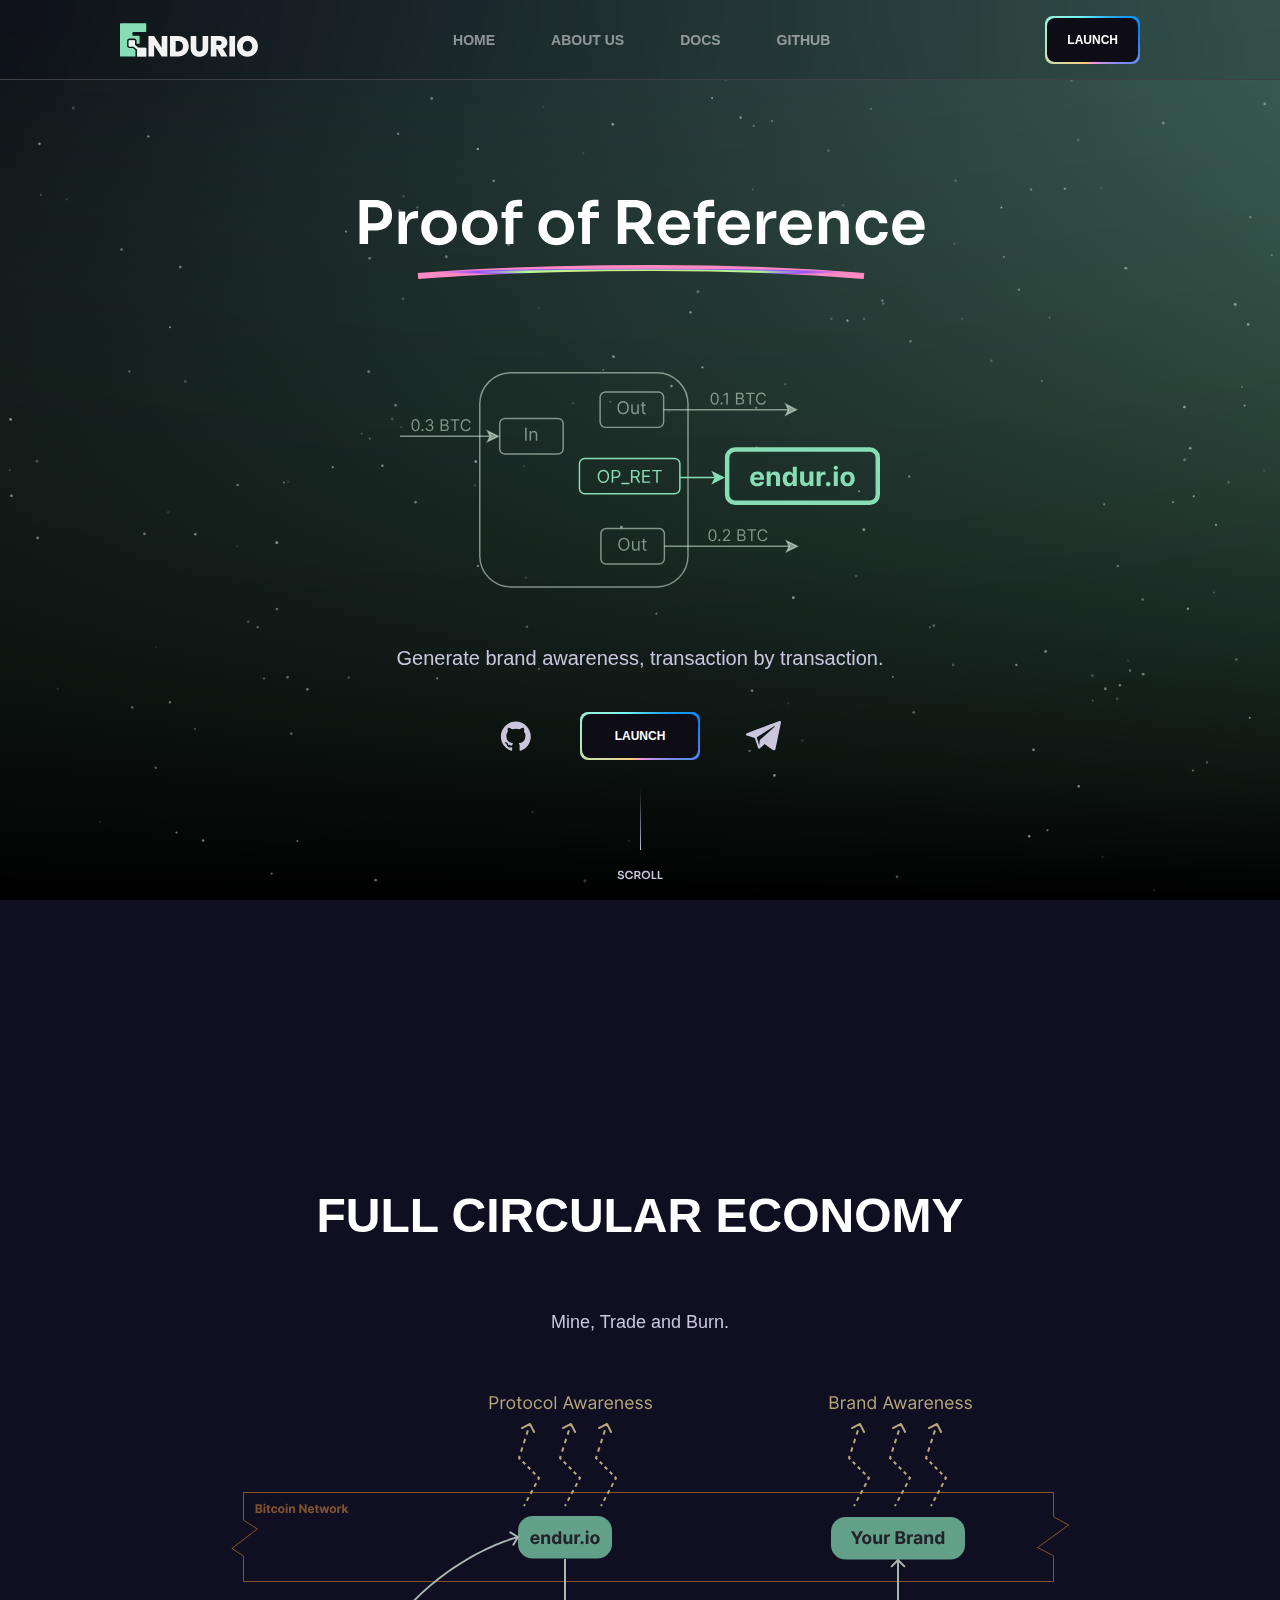
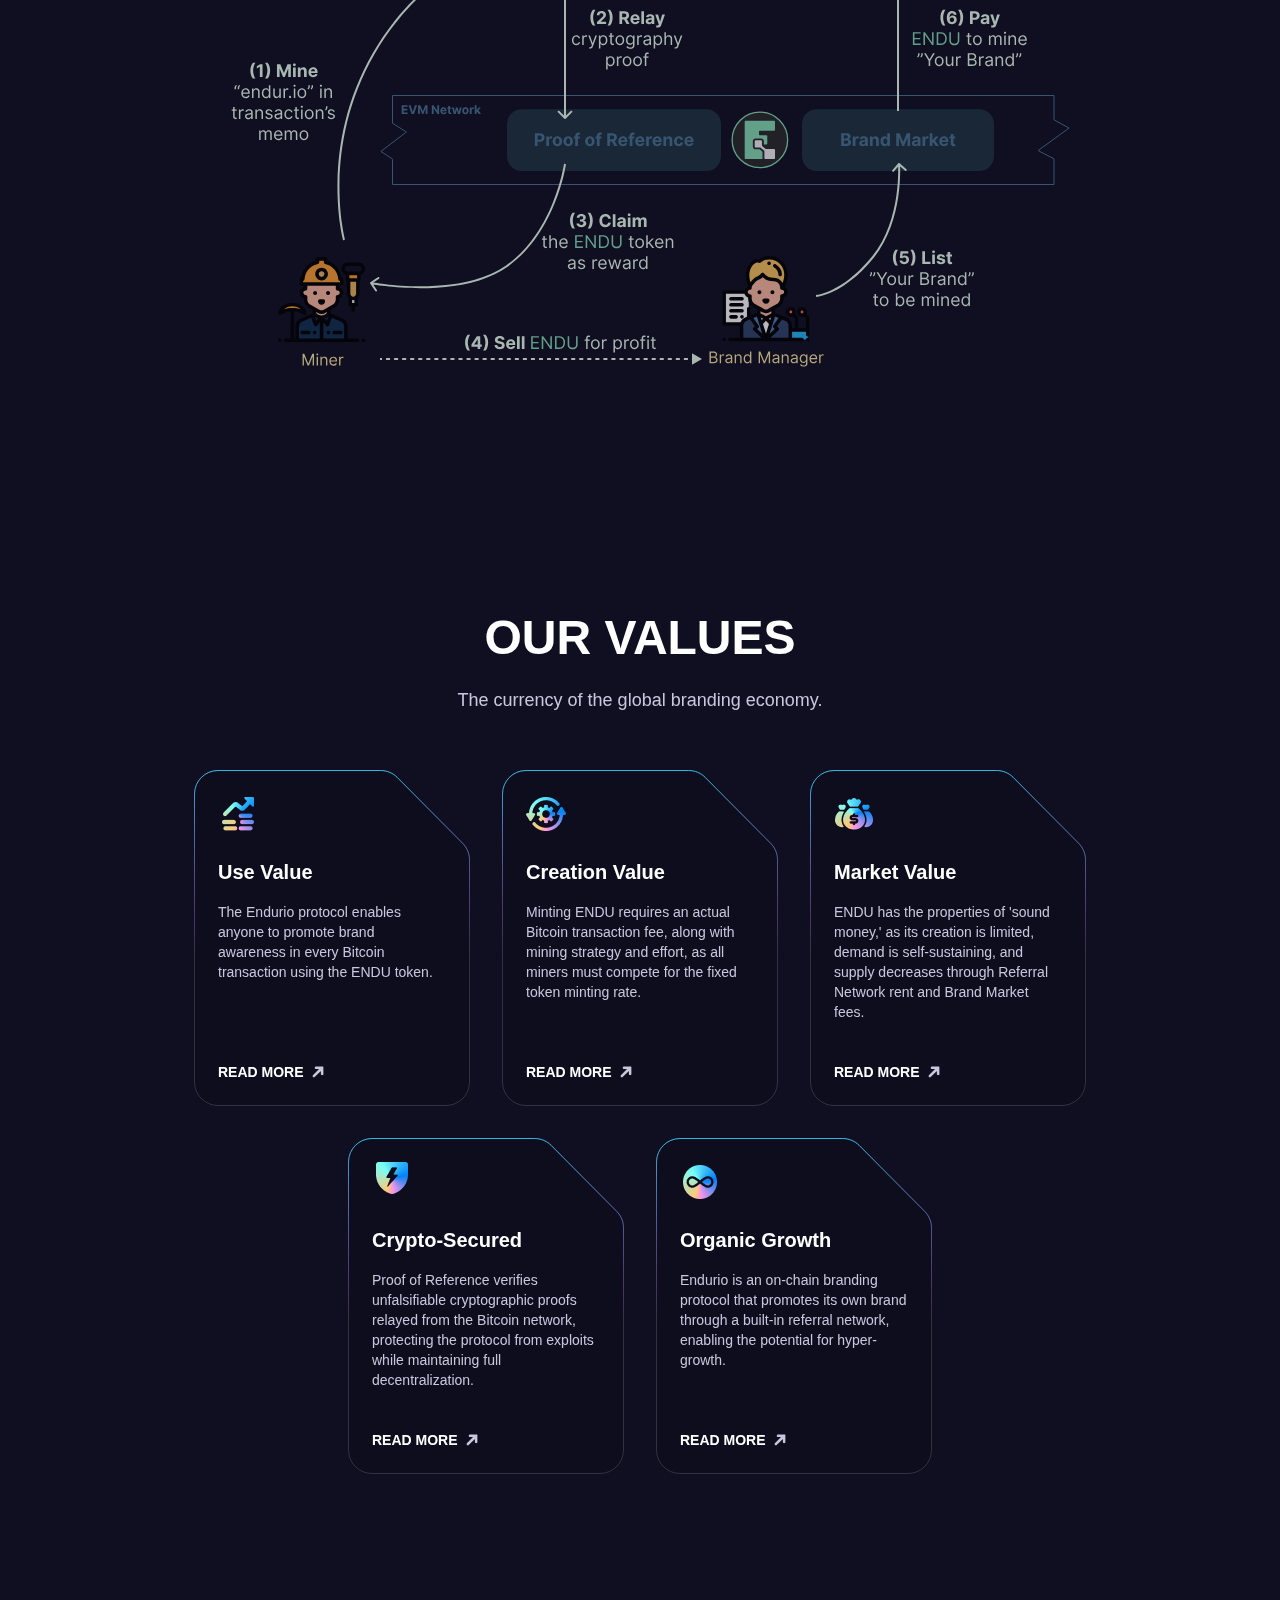
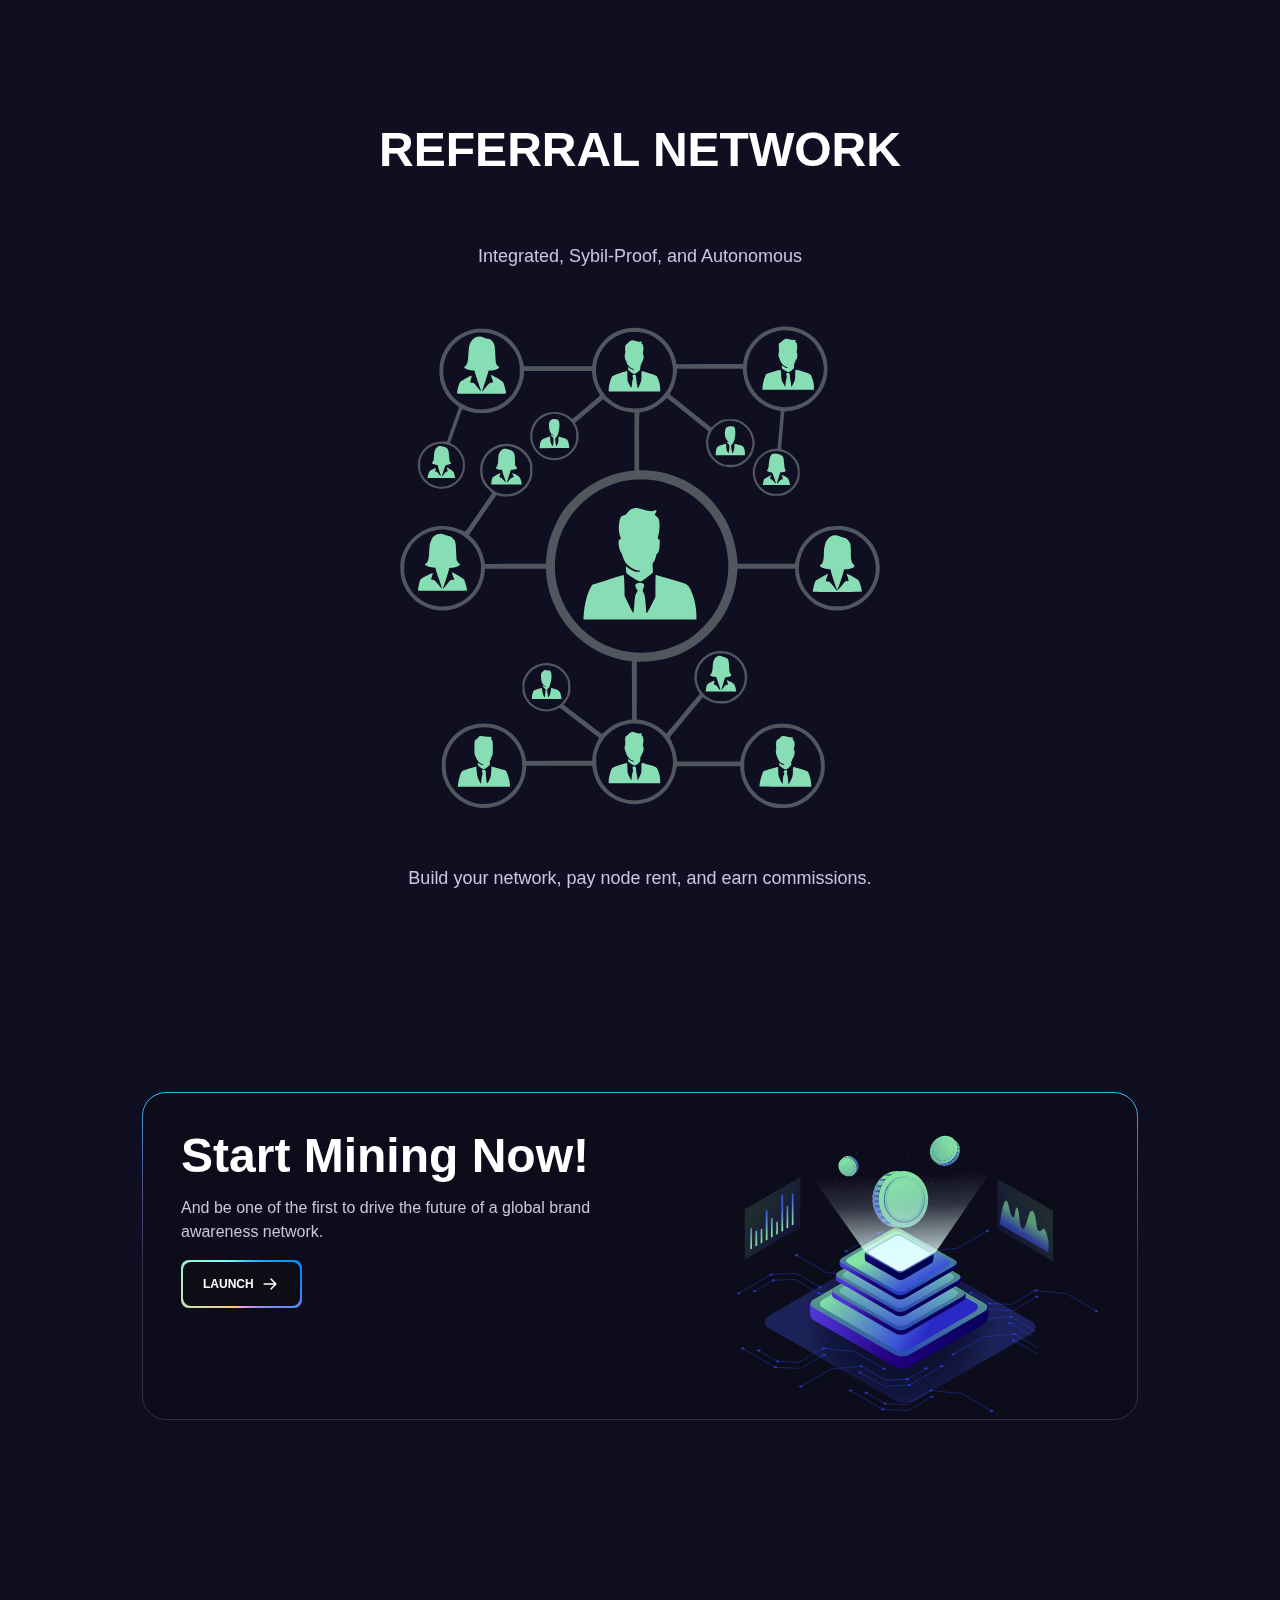
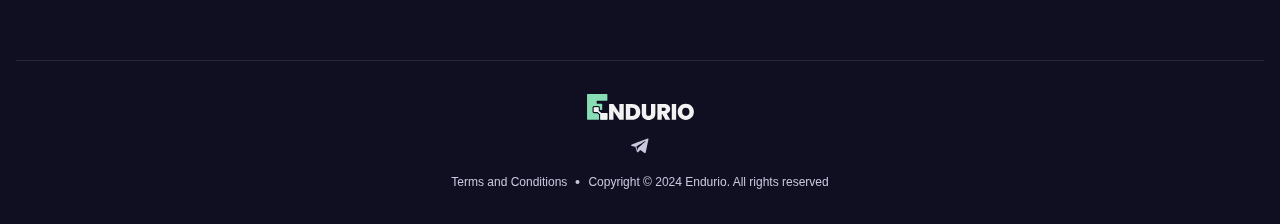
<file: index.html>
<!doctype html><html lang="en"><head><title>Endurio</title><meta http-equiv="Cache-Control" content="no-cache, no-store, must-revalidate"/><meta http-equiv="Pragma" content="no-cache"/><meta http-equiv="Expires" content="0"/><meta charset="utf-8"/><link rel="icon" href="/favicon.ico"/><meta name="viewport" content="width=device-width,initial-scale=1"/><meta name="theme-color" content="#000000"/><meta name="Endurio" content="Endurio landing-page"/><link rel="apple-touch-icon" href="/logo192.png"/><link rel="manifest" href="/manifest.json"/><meta name="title" content="Endurio"/><meta name="description" content="Endurio - Proof of Reference"/><meta property="og:type" content="website"/><meta property="og:url" content="endur.io"/><meta property="og:title" content="Endurio"/><meta property="og:description" content="Endurio - Proof of Reference"/><meta property="og:image" content="/hero.png"/><meta name="twitter:card" content="summary_large_image"/><meta name="twitter:url" content="endur.io"/><meta name="twitter:title" content="Endurio"/><meta name="twitter:description" content="Endurio - Proof of Reference"/><meta name="twitter:image" content="/hero.png"/><script src="https://www.desmos.com/api/v1.6/calculator.js?apiKey=dcb31709b452b1cf9dc26972add0fda6"></script><script defer="defer" src="/static/js/main.6d8fab32.js"></script><link href="/static/css/main.36d8cab1.css" rel="stylesheet"></head><body><noscript>You need to enable JavaScript to run this app.</noscript><div id="app"></div></body></html>
</file>
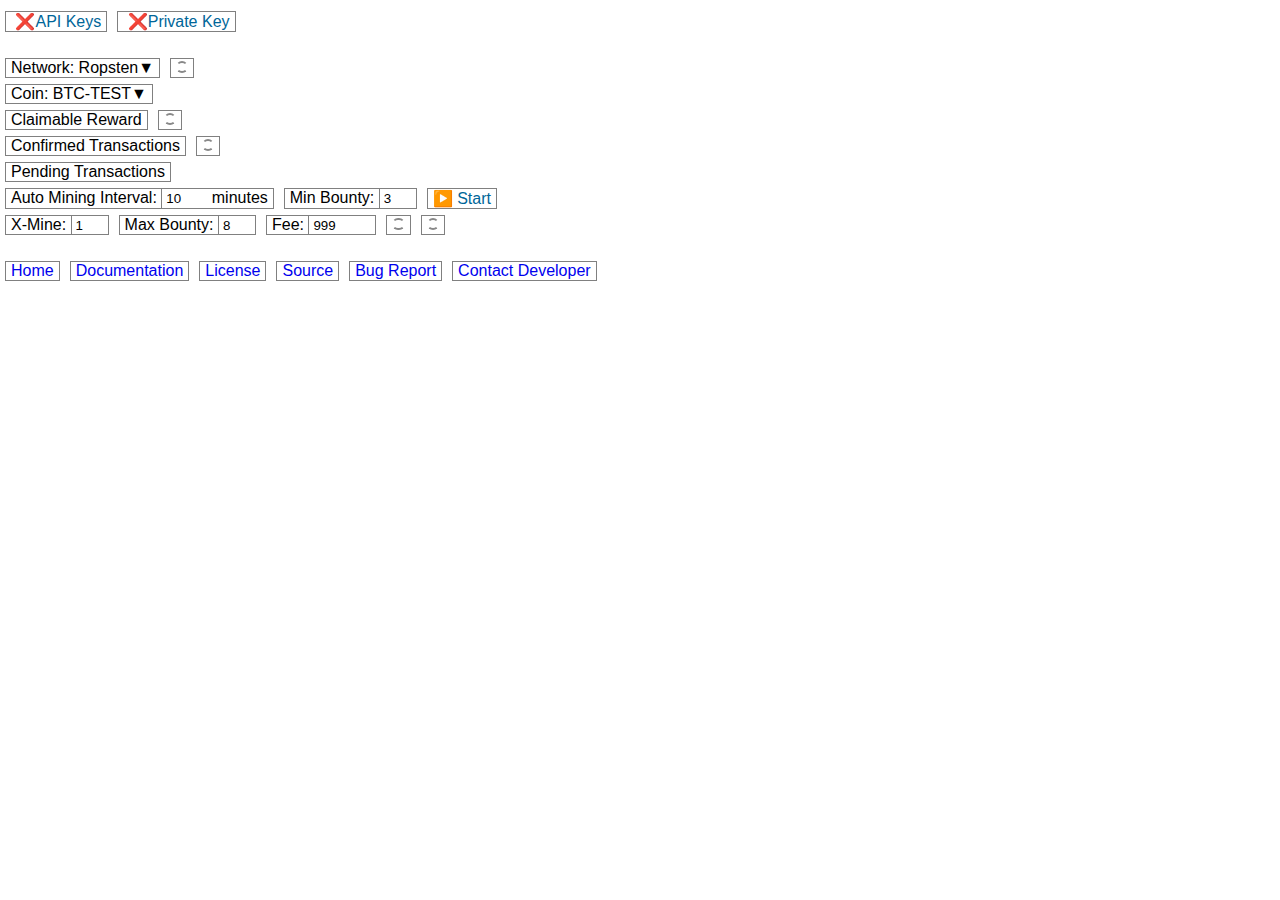
<file: miner2/index.html>
<!doctype html><html lang="en"><head><meta charset="utf-8"/><link rel="icon" href="./favicon.ico"/><meta name="viewport" content="width=device-width,initial-scale=1"/><meta name="theme-color" content="#000000"/><meta name="endurio miner" content="Web Miner for Endurio"/><link rel="apple-touch-icon" href="./logo192.png"/><link rel="manifest" href="./manifest.json"/><title>Endurio Miner</title><link href="./static/css/main.7c05bab4.chunk.css" rel="stylesheet"></head><body><noscript>You need to enable JavaScript to run this app.</noscript><div id="root"></div><script>!function(e){function r(r){for(var n,i,a=r[0],c=r[1],l=r[2],s=0,p=[];s<a.length;s++)i=a[s],Object.prototype.hasOwnProperty.call(o,i)&&o[i]&&p.push(o[i][0]),o[i]=0;for(n in c)Object.prototype.hasOwnProperty.call(c,n)&&(e[n]=c[n]);for(f&&f(r);p.length;)p.shift()();return u.push.apply(u,l||[]),t()}function t(){for(var e,r=0;r<u.length;r++){for(var t=u[r],n=!0,a=1;a<t.length;a++){var c=t[a];0!==o[c]&&(n=!1)}n&&(u.splice(r--,1),e=i(i.s=t[0]))}return e}var n={},o={1:0},u=[];function i(r){if(n[r])return n[r].exports;var t=n[r]={i:r,l:!1,exports:{}};return e[r].call(t.exports,t,t.exports,i),t.l=!0,t.exports}i.e=function(e){var r=[],t=o[e];if(0!==t)if(t)r.push(t[2]);else{var n=new Promise((function(r,n){t=o[e]=[r,n]}));r.push(t[2]=n);var u,a=document.createElement("script");a.charset="utf-8",a.timeout=120,i.nc&&a.setAttribute("nonce",i.nc),a.src=function(e){return i.p+"static/js/"+({}[e]||e)+"."+{3:"37528ed9"}[e]+".chunk.js"}(e);var c=new Error;u=function(r){a.onerror=a.onload=null,clearTimeout(l);var t=o[e];if(0!==t){if(t){var n=r&&("load"===r.type?"missing":r.type),u=r&&r.target&&r.target.src;c.message="Loading chunk "+e+" failed.\n("+n+": "+u+")",c.name="ChunkLoadError",c.type=n,c.request=u,t[1](c)}o[e]=void 0}};var l=setTimeout((function(){u({type:"timeout",target:a})}),12e4);a.onerror=a.onload=u,document.head.appendChild(a)}return Promise.all(r)},i.m=e,i.c=n,i.d=function(e,r,t){i.o(e,r)||Object.defineProperty(e,r,{enumerable:!0,get:t})},i.r=function(e){"undefined"!=typeof Symbol&&Symbol.toStringTag&&Object.defineProperty(e,Symbol.toStringTag,{value:"Module"}),Object.defineProperty(e,"__esModule",{value:!0})},i.t=function(e,r){if(1&r&&(e=i(e)),8&r)return e;if(4&r&&"object"==typeof e&&e&&e.__esModule)return e;var t=Object.create(null);if(i.r(t),Object.defineProperty(t,"default",{enumerable:!0,value:e}),2&r&&"string"!=typeof e)for(var n in e)i.d(t,n,function(r){return e[r]}.bind(null,n));return t},i.n=function(e){var r=e&&e.__esModule?function(){return e.default}:function(){return e};return i.d(r,"a",r),r},i.o=function(e,r){return Object.prototype.hasOwnProperty.call(e,r)},i.p="./",i.oe=function(e){throw console.error(e),e};var a=this.webpackJsonpminer=this.webpackJsonpminer||[],c=a.push.bind(a);a.push=r,a=a.slice();for(var l=0;l<a.length;l++)r(a[l]);var f=c;t()}([])</script><script src="./static/js/2.d4927278.chunk.js"></script><script src="./static/js/main.85dee36e.chunk.js"></script></body></html>
</file>
<file: miner2/static/css/main.7c05bab4.chunk.css>
body{margin:0;font-family:-apple-system,BlinkMacSystemFont,"Segoe UI","Roboto","Oxygen","Ubuntu","Cantarell","Fira Sans","Droid Sans","Helvetica Neue",sans-serif;-webkit-font-smoothing:antialiased;-moz-osx-font-smoothing:grayscale}code{font-family:source-code-pro,Menlo,Monaco,Consolas,"Courier New",monospace}.App{margin-top:1ex}.App-logo{height:40vmin;pointer-events:none}@media (prefers-reduced-motion:no-preference){.App-logo{animation:App-logo-spin 20s linear infinite}}.App-header{background-color:#282c34;min-height:100vh;display:flex;flex-direction:column;align-items:center;justify-content:center;font-size:calc(10px + 2vmin);color:#fff}.App-link{color:#61dafb}.App>hr{margin:.3rem}.flex-container{display:flex;flex-direction:row;flex-wrap:wrap}.flex-container.spacing>*{margin:3px 5px;padding:0 5px;border:1px solid grey}.flex-container button{background:none!important;border:none;padding:0!important;font-size:1em;color:#069;cursor:pointer}input{border:none;border-left:1px solid grey;padding-left:4px;margin-right:-5px}.header{margin-bottom:20px}.footer{margin-top:20px}.indent{margin-left:2em}.indent>pre{max-width:calc(100vw - 2em);overflow-x:auto}a{text-decoration:none}.flex-container button:hover{text-decoration:underline}.flex-container button:focus{outline:none}.Dropdown-root{cursor:pointer}.Dropdown-placeholder:after{content:"▼"}.ellipsis{white-space:nowrap;overflow:hidden;text-overflow:ellipsis}.error{color:red}.config{margin:10px auto;width:90%}.config>textarea{width:100%;height:200px}@keyframes App-logo-spin{0%{transform:rotate(0deg)}to{transform:rotate(1turn)}}:root{--st-overlay-transition:opacity 0.1s ease-out!important;--st-modal-transition:opacity 0.1s ease-out!important;--st-modal-transformVisible:translate(-50%,-50%)!important;--st-modal-transformHidden:translate(100%,100%)!important;--st-modal-minWidth:300px;--st-dialog-baseWidth:600px;--st-dialog-maxWidth:95%}.Dropdown-root.is-open>.Dropdown-menu>.is-selected{display:none}.lds-dual-ring{display:inline-block}.lds-dual-ring:after{content:" ";display:block;width:1ex;height:1ex;border-radius:50%;border-color:#888 transparent;border-style:solid;border-width:2px;animation:lds-dual-ring 1.2s linear infinite}@keyframes lds-dual-ring{0%{transform:rotate(0deg)}to{transform:rotate(1turn)}}
</file>
<file: static/css/main.36d8cab1.css>
/*
! tailwindcss v3.3.2 | MIT License | https://tailwindcss.com
*/*,:after,:before{border:0 solid #e5e7eb;box-sizing:border-box}:after,:before{--tw-content:""}html{-webkit-text-size-adjust:100%;font-feature-settings:normal;font-family:ui-sans-serif,system-ui,-apple-system,BlinkMacSystemFont,Segoe UI,Roboto,Helvetica Neue,Arial,Noto Sans,sans-serif,Apple Color Emoji,Segoe UI Emoji,Segoe UI Symbol,Noto Color Emoji;font-variation-settings:normal;line-height:1.5;tab-size:4}body{line-height:inherit;margin:0}hr{border-top-width:1px;color:inherit;height:0}abbr:where([title]){-webkit-text-decoration:underline dotted;text-decoration:underline dotted}h1,h2,h3,h4,h5,h6{font-size:inherit;font-weight:inherit}a{color:inherit;text-decoration:inherit}b,strong{font-weight:bolder}code,kbd,pre,samp{font-family:ui-monospace,SFMono-Regular,Menlo,Monaco,Consolas,Liberation Mono,Courier New,monospace;font-size:1em}small{font-size:80%}sub,sup{font-size:75%;line-height:0;position:relative;vertical-align:initial}sub{bottom:-.25em}sup{top:-.5em}table{border-collapse:collapse;border-color:inherit;text-indent:0}button,input,optgroup,select,textarea{color:inherit;font-family:inherit;font-size:100%;font-weight:inherit;line-height:inherit;margin:0;padding:0}button,select{text-transform:none}[type=button],[type=reset],[type=submit],button{-webkit-appearance:button;background-color:initial;background-image:none}:-moz-focusring{outline:auto}:-moz-ui-invalid{box-shadow:none}progress{vertical-align:initial}::-webkit-inner-spin-button,::-webkit-outer-spin-button{height:auto}[type=search]{-webkit-appearance:textfield;outline-offset:-2px}::-webkit-search-decoration{-webkit-appearance:none}::-webkit-file-upload-button{-webkit-appearance:button;font:inherit}summary{display:list-item}blockquote,dd,dl,figure,h1,h2,h3,h4,h5,h6,hr,p,pre{margin:0}fieldset{margin:0}fieldset,legend{padding:0}menu,ol,ul{list-style:none;margin:0;padding:0}textarea{resize:vertical}input::placeholder,textarea::placeholder{color:#9ca3af;opacity:1}[role=button],button{cursor:pointer}:disabled{cursor:default}audio,canvas,embed,iframe,img,object,svg,video{display:block;vertical-align:middle}img,video{height:auto;max-width:100%}[hidden]{display:none}*,::backdrop,:after,:before{--tw-border-spacing-x:0;--tw-border-spacing-y:0;--tw-translate-x:0;--tw-translate-y:0;--tw-rotate:0;--tw-skew-x:0;--tw-skew-y:0;--tw-scale-x:1;--tw-scale-y:1;--tw-pan-x: ;--tw-pan-y: ;--tw-pinch-zoom: ;--tw-scroll-snap-strictness:proximity;--tw-gradient-from-position: ;--tw-gradient-via-position: ;--tw-gradient-to-position: ;--tw-ordinal: ;--tw-slashed-zero: ;--tw-numeric-figure: ;--tw-numeric-spacing: ;--tw-numeric-fraction: ;--tw-ring-inset: ;--tw-ring-offset-width:0px;--tw-ring-offset-color:#fff;--tw-ring-color:#3b82f680;--tw-ring-offset-shadow:0 0 #0000;--tw-ring-shadow:0 0 #0000;--tw-shadow:0 0 #0000;--tw-shadow-colored:0 0 #0000;--tw-blur: ;--tw-brightness: ;--tw-contrast: ;--tw-grayscale: ;--tw-hue-rotate: ;--tw-invert: ;--tw-saturate: ;--tw-sepia: ;--tw-drop-shadow: ;--tw-backdrop-blur: ;--tw-backdrop-brightness: ;--tw-backdrop-contrast: ;--tw-backdrop-grayscale: ;--tw-backdrop-hue-rotate: ;--tw-backdrop-invert: ;--tw-backdrop-opacity: ;--tw-backdrop-saturate: ;--tw-backdrop-sepia: }.container{width:100%}@media (min-width:640px){.container{max-width:640px}}@media (min-width:768px){.container{max-width:768px}}@media (min-width:1024px){.container{max-width:1024px}}@media (min-width:1280px){.container{max-width:1280px}}@media (min-width:1536px){.container{max-width:1536px}}.sr-only{clip:rect(0,0,0,0);border-width:0;height:1px;margin:-1px;overflow:hidden;padding:0;position:absolute;white-space:nowrap;width:1px}.pointer-events-none{pointer-events:none}.fixed{position:fixed}.absolute{position:absolute}.relative{position:relative}.inset-x-0{left:0;right:0}.inset-y-0{bottom:0;top:0}.-left-1{left:-.25rem}.-top-1{top:-.25rem}.bottom-0{bottom:0}.bottom-4{bottom:1rem}.left-0{left:0}.left-1\/2{left:50%}.left-full{left:100%}.right-0{right:0}.top-0{top:0}.top-1\/2{top:50%}.top-\[60px\]{top:60px}.top-full{top:100%}.-z-10{z-index:-10}.z-10{z-index:10}.z-20{z-index:20}.z-\[9999\]{z-index:9999}.-mr-2{margin-right:-.5rem}.ml-2{margin-left:.5rem}.ml-3{margin-left:.75rem}.mt-3{margin-top:.75rem}.mt-\[40px\]{margin-top:40px}.box-border{box-sizing:border-box}.block{display:block}.flex{display:flex}.inline-flex{display:inline-flex}.hidden{display:none}.h-12{height:3rem}.h-2{height:.5rem}.h-4{height:1rem}.h-6{height:1.5rem}.h-8{height:2rem}.h-\[336px\]{height:336px}.h-\[40px\]{height:40px}.h-\[48px\]{height:48px}.h-\[56px\]{height:56px}.h-\[64px\]{height:64px}.h-\[80px\]{height:80px}.h-full{height:100%}.max-h-6{max-height:1.5rem}.max-h-\[328px\]{max-height:328px}.min-h-\[164px\]{min-height:164px}.w-2{width:.5rem}.w-4{width:1rem}.w-6{width:1.5rem}.w-8{width:2rem}.w-\[194px\]{width:194px}.w-\[40px\]{width:40px}.w-\[55\.2px\]{width:55.2px}.w-\[56px\]{width:56px}.w-\[64px\]{width:64px}.w-full{width:100%}.min-w-\[120px\]{min-width:120px}.max-w-\[1200px\]{max-width:1200px}.max-w-\[133\.71px\]{max-width:133.71px}.max-w-\[264px\]{max-width:264px}.max-w-\[277px\]{max-width:277px}.max-w-\[295px\]{max-width:295px}.max-w-\[343px\]{max-width:343px}.max-w-\[345px\]{max-width:345px}.max-w-\[384px\]{max-width:384px}.max-w-\[443px\]{max-width:443px}.max-w-\[547px\]{max-width:547px}.max-w-\[900px\]{max-width:900px}.max-w-\[996px\]{max-width:996px}.origin-top-right{transform-origin:top right}.-translate-x-1\/2{--tw-translate-x:-50%}.-translate-x-1\/2,.-translate-y-1\/2{transform:translate(var(--tw-translate-x),var(--tw-translate-y)) rotate(var(--tw-rotate)) skewX(var(--tw-skew-x)) skewY(var(--tw-skew-y)) scaleX(var(--tw-scale-x)) scaleY(var(--tw-scale-y))}.-translate-y-1\/2{--tw-translate-y:-50%}.rotate-45{--tw-rotate:45deg}.rotate-45,.scale-100{transform:translate(var(--tw-translate-x),var(--tw-translate-y)) rotate(var(--tw-rotate)) skewX(var(--tw-skew-x)) skewY(var(--tw-skew-y)) scaleX(var(--tw-scale-x)) scaleY(var(--tw-scale-y))}.scale-100{--tw-scale-x:1;--tw-scale-y:1}.scale-95{--tw-scale-x:.95;--tw-scale-y:.95}.scale-95,.transform{transform:translate(var(--tw-translate-x),var(--tw-translate-y)) rotate(var(--tw-rotate)) skewX(var(--tw-skew-x)) skewY(var(--tw-skew-y)) scaleX(var(--tw-scale-x)) scaleY(var(--tw-scale-y))}.cursor-pointer{cursor:pointer}.resize{resize:both}.flex-row{flex-direction:row}.flex-col{flex-direction:column}.flex-wrap{flex-wrap:wrap}.items-start{align-items:flex-start}.items-center{align-items:center}.justify-start{justify-content:flex-start}.justify-end{justify-content:flex-end}.justify-center{justify-content:center}.justify-between{justify-content:space-between}.gap-10{gap:2.5rem}.gap-2{gap:.5rem}.gap-3{gap:.75rem}.gap-4{gap:1rem}.gap-6{gap:1.5rem}.gap-8{gap:2rem}.gap-\[10px\]{gap:10px}.gap-\[173px\]{gap:173px}.gap-\[40px\]{gap:40px}.gap-\[49px\]{gap:49px}.gap-\[56px\]{gap:56px}.gap-\[60px\]{gap:60px}.gap-\[6px\]{gap:6px}.gap-\[80px\]{gap:80px}.space-y-1>:not([hidden])~:not([hidden]){--tw-space-y-reverse:0;margin-bottom:calc(.25rem*var(--tw-space-y-reverse));margin-top:calc(.25rem*(1 - var(--tw-space-y-reverse)))}.self-stretch{align-self:stretch}.overflow-hidden{overflow:hidden}.whitespace-nowrap{white-space:nowrap}.break-normal{overflow-wrap:normal;word-break:normal}.rounded{border-radius:.25rem}.rounded-3xl{border-radius:1.5rem}.rounded-lg{border-radius:.5rem}.rounded-md{border-radius:.375rem}.rounded-sm{border-radius:.125rem}.rounded-xl{border-radius:.75rem}.rounded-r-sm{border-bottom-right-radius:.125rem;border-top-right-radius:.125rem}.border{border-width:1px}.border-b,.border-b-\[1px\]{border-bottom-width:1px}.border-l{border-left-width:1px}.border-l-\[3px\]{border-left-width:3px}.border-t{border-top-width:1px}.border-gray-300{--tw-border-opacity:1;border-color:rgb(209 213 219/var(--tw-border-opacity))}.border-transparent{border-color:#0000}.border-zinc-700{--tw-border-opacity:1;border-color:rgb(63 63 70/var(--tw-border-opacity))}.bg-\[\#0E0C15\]{--tw-bg-opacity:1;background-color:rgb(14 12 21/var(--tw-bg-opacity))}.bg-\[\#15131D\]{--tw-bg-opacity:1;background-color:rgb(21 19 29/var(--tw-bg-opacity))}.bg-\[\#252134\]{--tw-bg-opacity:1;background-color:rgb(37 33 52/var(--tw-bg-opacity))}.bg-black{--tw-bg-opacity:1;background-color:rgb(0 0 0/var(--tw-bg-opacity))}.bg-gray-100{--tw-bg-opacity:1;background-color:rgb(243 244 246/var(--tw-bg-opacity))}.bg-transparent{background-color:initial}.bg-white{--tw-bg-opacity:1;background-color:rgb(255 255 255/var(--tw-bg-opacity))}.p-2{padding:.5rem}.p-4{padding:1rem}.p-6{padding:1.5rem}.p-\[2px\]{padding:2px}.p-\[40px\]{padding:40px}.px-2{padding-left:.5rem;padding-right:.5rem}.px-3{padding-left:.75rem;padding-right:.75rem}.px-4{padding-left:1rem;padding-right:1rem}.px-5{padding-left:1.25rem;padding-right:1.25rem}.px-6{padding-left:1.5rem;padding-right:1.5rem}.px-\[39px\]{padding-left:39px;padding-right:39px}.py-0{padding-bottom:0;padding-top:0}.py-10{padding-bottom:2.5rem;padding-top:2.5rem}.py-2{padding-bottom:.5rem;padding-top:.5rem}.py-3{padding-bottom:.75rem;padding-top:.75rem}.py-8{padding-bottom:2rem;padding-top:2rem}.py-\[14px\]{padding-bottom:14px;padding-top:14px}.py-\[40px\]{padding-bottom:40px;padding-top:40px}.py-\[6px\]{padding-bottom:6px;padding-top:6px}.pb-3{padding-bottom:.75rem}.pb-\[120px\]{padding-bottom:120px}.pb-\[1rem\]{padding-bottom:1rem}.pb-\[250px\]{padding-bottom:250px}.pb-\[300px\]{padding-bottom:300px}.pb-\[80px\]{padding-bottom:80px}.pl-4{padding-left:1rem}.pl-\[40px\]{padding-left:40px}.pt-2{padding-top:.5rem}.pt-4{padding-top:1rem}.pt-8{padding-top:2rem}.pt-\[20px\]{padding-top:20px}.pt-\[80px\]{padding-top:80px}.text-center{text-align:center}.text-right{text-align:right}.font-\[\'Sora\'\]{font-family:Sora}.text-2xl{font-size:1.5rem;line-height:2rem}.text-5xl{font-size:3rem;line-height:1}.text-\[11px\]{font-size:11px}.text-\[16px\]{font-size:16px}.text-\[30px\]{font-size:30px}.text-\[34px\]{font-size:34px}.text-\[40px\]{font-size:40px}.text-base{font-size:1rem;line-height:1.5rem}.text-lg{font-size:1.125rem;line-height:1.75rem}.text-sm{font-size:.875rem;line-height:1.25rem}.text-xl{font-size:1.25rem;line-height:1.75rem}.text-xs{font-size:.75rem;line-height:1rem}.\!font-bold{font-weight:700!important}.font-medium{font-weight:500}.font-semibold{font-weight:600}.uppercase{text-transform:uppercase}.leading-\[30px\]{line-height:30px}.\!text-\[\#01A7FA\]{--tw-text-opacity:1!important;color:rgb(1 167 250/var(--tw-text-opacity))!important}.\!text-\[\#4185EC\]{--tw-text-opacity:1!important;color:rgb(65 133 236/var(--tw-text-opacity))!important}.\!text-\[\#757185\]{--tw-text-opacity:1!important;color:rgb(117 113 133/var(--tw-text-opacity))!important}.\!text-black{--tw-text-opacity:1!important;color:rgb(0 0 0/var(--tw-text-opacity))!important}.text-\[\#CAC6DD\]{--tw-text-opacity:1;color:rgb(202 198 221/var(--tw-text-opacity))}.text-blue-600{--tw-text-opacity:1;color:rgb(37 99 235/var(--tw-text-opacity))}.text-gray-400{--tw-text-opacity:1;color:rgb(156 163 175/var(--tw-text-opacity))}.placeholder-gray-500::placeholder{--tw-placeholder-opacity:1;color:rgb(107 114 128/var(--tw-placeholder-opacity))}.opacity-0{opacity:0}.opacity-100{opacity:1}.shadow-md{--tw-shadow:0 4px 6px -1px #0000001a,0 2px 4px -2px #0000001a;--tw-shadow-colored:0 4px 6px -1px var(--tw-shadow-color),0 2px 4px -2px var(--tw-shadow-color);box-shadow:0 0 #0000,0 0 #0000,var(--tw-shadow);box-shadow:var(--tw-ring-offset-shadow,0 0 #0000),var(--tw-ring-shadow,0 0 #0000),var(--tw-shadow)}.ring-1{--tw-ring-offset-shadow:var(--tw-ring-inset) 0 0 0 var(--tw-ring-offset-width) var(--tw-ring-offset-color);--tw-ring-shadow:var(--tw-ring-inset) 0 0 0 calc(1px + var(--tw-ring-offset-width)) var(--tw-ring-color);box-shadow:var(--tw-ring-offset-shadow),var(--tw-ring-shadow),0 0 #0000;box-shadow:var(--tw-ring-offset-shadow),var(--tw-ring-shadow),var(--tw-shadow,0 0 #0000)}.ring-black{--tw-ring-opacity:1;--tw-ring-color:rgb(0 0 0/var(--tw-ring-opacity))}.ring-opacity-5{--tw-ring-opacity:0.05}.filter{filter:var(--tw-blur) var(--tw-brightness) var(--tw-contrast) var(--tw-grayscale) var(--tw-hue-rotate) var(--tw-invert) var(--tw-saturate) var(--tw-sepia) var(--tw-drop-shadow)}.transition{transition-duration:.15s;transition-property:color,background-color,border-color,text-decoration-color,fill,stroke,opacity,box-shadow,transform,filter,-webkit-backdrop-filter;transition-property:color,background-color,border-color,text-decoration-color,fill,stroke,opacity,box-shadow,transform,filter,backdrop-filter;transition-property:color,background-color,border-color,text-decoration-color,fill,stroke,opacity,box-shadow,transform,filter,backdrop-filter,-webkit-backdrop-filter;transition-timing-function:cubic-bezier(.4,0,.2,1)}.duration-100{transition-duration:.1s}.duration-150{transition-duration:.15s}.ease-in{transition-timing-function:cubic-bezier(.4,0,1,1)}.ease-out{transition-timing-function:cubic-bezier(0,0,.2,1)}:root{--foreground-rgb:0,0,0;--background-start-rgb:214,219,220;--background-end-rgb:255,255,255}@media (prefers-color-scheme:dark){:root{--foreground-rgb:255,255,255;--background-start-rgb:0,0,0;--background-end-rgb:0,0,0}}body{background:#100f22;color:#fff;height:100%;overflow:overlay;width:100%}.calculator{height:75vw;max-height:525px;max-width:700px;width:100%;.dcg-calculator-api-container{.dcg-container{background:none!important}}}::-webkit-scrollbar{overflow:overlay}::-webkit-scrollbar-track{background:#0000;overflow:overlay}::-webkit-scrollbar-thumb{background:#80808080}.flex-justify-between{justify-content:space-between}.badges-mobile{margin-right:-11%;margin-top:-4%}.vanta{color:#0c1857;font-size:24px;min-height:300px;padding:20px}.button-active{border-bottom:3px solid #01a7fa!important;color:#01a7fa!important}.button-link:hover{border-bottom:3px solid #01a7fa;color:#01a7fa}.button-link-mobile:hover{border-left:3px solid #01a7fa;color:#01a7fa}.text-heading{color:#fff;font-weight:600}.text-heading,.text-normal{font-family:Sora,sans-serif}.text-normal{color:#cac6dd;font-weight:400}.text-blue-1{color:#01a7fa}.text-grey-1{color:#ffffff80}.border-gradient{background:conic-gradient(from 180deg at 50% 50%,#ff98e2 0deg,#ffc876 16.88deg,#79fff7 142.5deg,#0182fa 258.75deg,#ff98e2 1turn)}.border-gradient-1{border-color:linear-gradient(#33ceff,#d633ff)}.border-gray-1{border-bottom:1px solid #ffffff1a}.galaxy-bg{top:213px!important}.background-univer{background:linear-gradient(0deg,#000,#0000),linear-gradient(to top left,#64a587,#0000),linear-gradient(to top right,#0d1511,#0000)}.background-card,.background-gray{-webkit-backdrop-filter:blur(32px);backdrop-filter:blur(32px);background:#0000001a}.background-card:hover{background:#0e0c1566}.padding-card{padding:56px 24px 32px}.discover-padding{padding:0 0 120px}.footer-border-top{border-top:1px solid #ffffff1a}.circle{background-color:#ddd;margin-right:4px;overflow:hidden;position:relative}.circle,.mover{border-radius:20px;height:8px;width:8px}.mover{background:conic-gradient(from 180deg at 50% 50%,#ff98e2 0deg,#ffc876 16.88deg,#79fff7 142.5deg,#0182fa 258.75deg,#ff98e2 1turn);left:0;position:absolute;top:0;transition:transform .5s ease}.carousel-list{width:99%!important}.vanta-canvas{animation:fadein 2s forwards;opacity:0}.available-on-items{overflow-x:hidden;@media (min-width:350px){padding-bottom:1rem;padding-left:1rem;padding-right:1rem;padding-top:1rem}}@keyframes fadein{0%{opacity:0}to{opacity:1}}.hover\:bg-gray-100:hover{--tw-bg-opacity:1;background-color:rgb(243 244 246/var(--tw-bg-opacity))}.hover\:text-blue-600:hover{--tw-text-opacity:1;color:rgb(37 99 235/var(--tw-text-opacity))}.hover\:text-gray-500:hover{--tw-text-opacity:1;color:rgb(107 114 128/var(--tw-text-opacity))}.focus\:outline-none:focus{outline:2px solid #0000;outline-offset:2px}.focus\:ring-2:focus{--tw-ring-offset-shadow:var(--tw-ring-inset) 0 0 0 var(--tw-ring-offset-width) var(--tw-ring-offset-color);--tw-ring-shadow:var(--tw-ring-inset) 0 0 0 calc(2px + var(--tw-ring-offset-width)) var(--tw-ring-color);box-shadow:var(--tw-ring-offset-shadow),var(--tw-ring-shadow),0 0 #0000;box-shadow:var(--tw-ring-offset-shadow),var(--tw-ring-shadow),var(--tw-shadow,0 0 #0000)}.focus\:ring-inset:focus{--tw-ring-inset:inset}.focus\:ring-blue-500:focus{--tw-ring-opacity:1;--tw-ring-color:rgb(59 130 246/var(--tw-ring-opacity))}.group:hover .group-hover\:opacity-100{opacity:1}@media (prefers-color-scheme:dark){.dark\:border-gray-600{--tw-border-opacity:1;border-color:rgb(75 85 99/var(--tw-border-opacity))}.dark\:bg-gray-700{--tw-bg-opacity:1;background-color:rgb(55 65 81/var(--tw-bg-opacity))}.dark\:ring-offset-gray-800{--tw-ring-offset-color:#1f2937}.dark\:focus\:ring-blue-600:focus{--tw-ring-opacity:1;--tw-ring-color:rgb(37 99 235/var(--tw-ring-opacity))}}@media (min-width:768px){.md\:top-\[100px\]{top:100px}.md\:mt-\[120px\]{margin-top:120px}.md\:flex{display:flex}.md\:hidden{display:none}.md\:h-\[64px\]{height:64px}.md\:h-full{height:100%}.md\:w-\[1062px\]{width:1062px}.md\:w-\[226px\]{width:226px}.md\:w-\[394px\]{width:394px}.md\:w-\[519px\]{width:519px}.md\:w-\[64px\]{width:64px}.md\:w-\[720px\]{width:720px}.md\:w-full{width:100%}.md\:min-w-\[1280px\]{min-width:1280px}.md\:max-w-\[1062px\]{max-width:1062px}.md\:max-w-\[394px\]{max-width:394px}.md\:max-w-\[500px\]{max-width:500px}.md\:max-w-\[519px\]{max-width:519px}.md\:max-w-\[812px\]{max-width:812px}.md\:max-w-\[846px\]{max-width:846px}.md\:flex-row{flex-direction:row}.md\:flex-wrap{flex-wrap:wrap}.md\:items-start{align-items:flex-start}.md\:items-center{align-items:center}.md\:justify-center{justify-content:center}.md\:gap-6{gap:1.5rem}.md\:gap-\[120px\]{gap:120px}.md\:gap-\[20px\]{gap:20px}.md\:gap-\[40px\]{gap:40px}.md\:gap-\[56px\]{gap:56px}.md\:px-0{padding-left:0;padding-right:0}.md\:pb-\[120px\]{padding-bottom:120px}.md\:pt-0{padding-top:0}.md\:pt-\[120px\]{padding-top:120px}.md\:text-2xl{font-size:1.5rem;line-height:2rem}.md\:text-5xl{font-size:3rem;line-height:1}.md\:text-\[40px\]{font-size:40px}.md\:text-\[48px\]{font-size:48px}.md\:text-base{font-size:1rem;line-height:1.5rem}.md\:text-xl{font-size:1.25rem;line-height:1.75rem}}@media (min-width:1024px){.lg\:px-\[120px\]{padding-left:120px;padding-right:120px}}
/*# sourceMappingURL=main.36d8cab1.css.map*/
</file>
